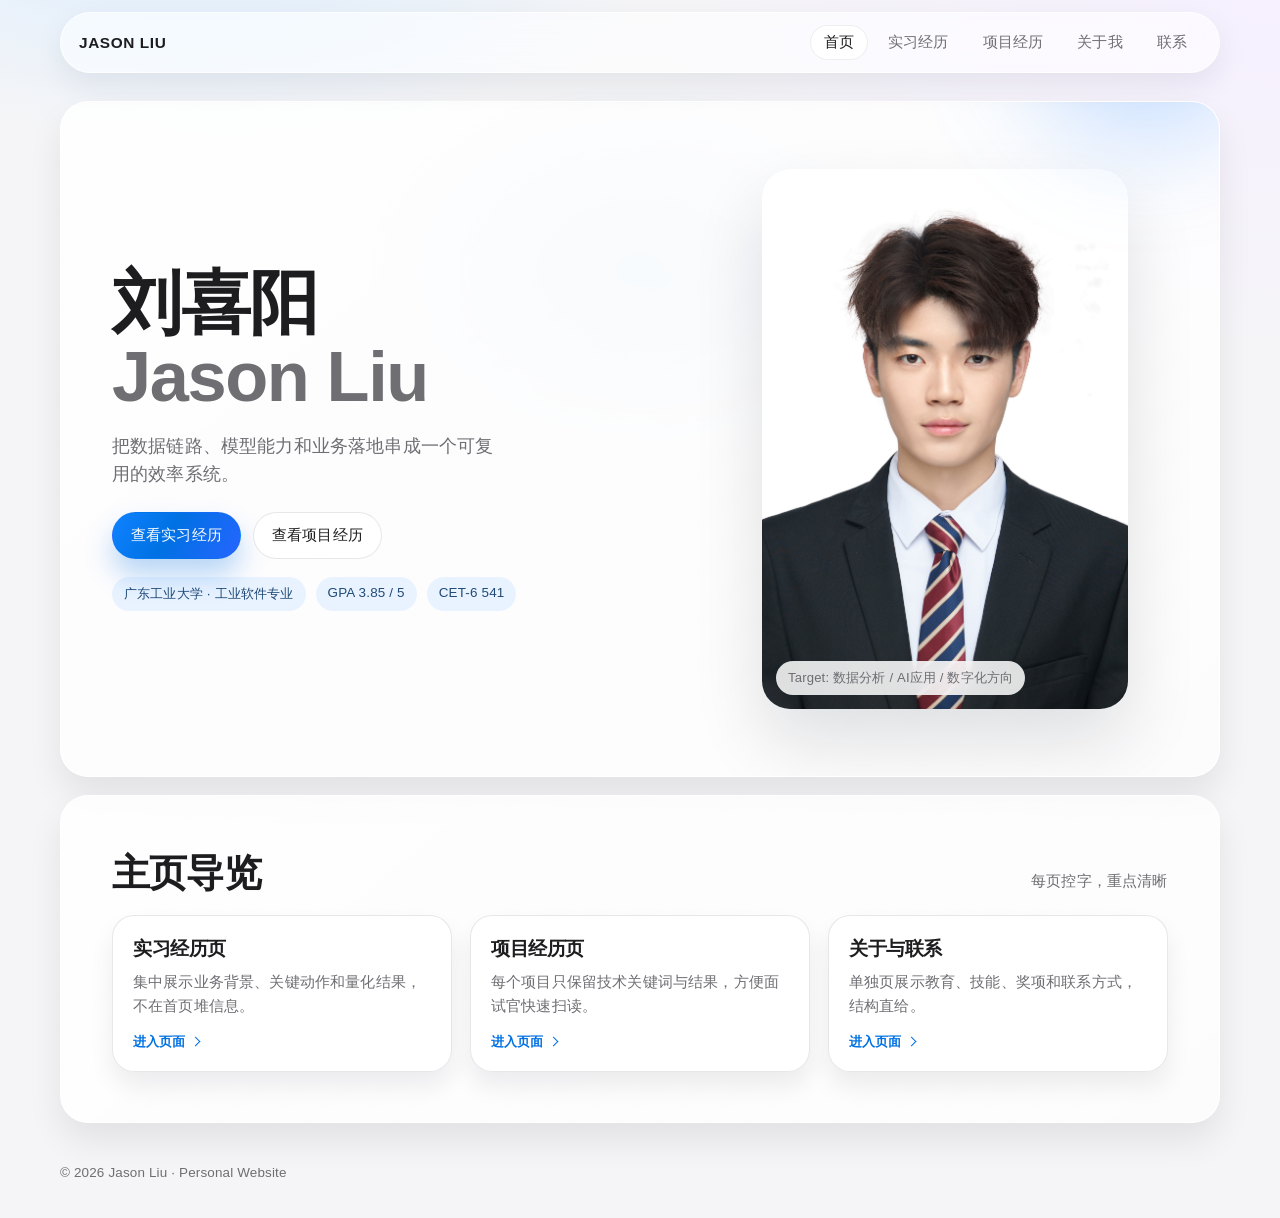
<file: index.html>
<!doctype html>
<html lang="zh-CN">
  <head>
    <meta charset="utf-8" />
    <meta name="viewport" content="width=device-width, initial-scale=1" />
    <title>刘喜阳 | 个人主页</title>
    <meta name="description" content="刘喜阳 Jason Liu 个人主页 - 数据分析与AI应用方向" />
    <link rel="stylesheet" href="./styles.css" />
  </head>
  <body>
    <div class="scroll-progress" aria-hidden="true"></div>
    <header class="site-header">
      <a class="brand" href="./index.html">JASON LIU</a>
      <button class="menu-toggle" aria-expanded="false" aria-controls="site-nav">菜单</button>
      <nav id="site-nav" class="site-nav">
        <a href="./index.html">首页</a>
        <a href="./internship.html">实习经历</a>
        <a href="./projects.html">项目经历</a>
        <a href="./about.html">关于我</a>
        <a href="./contact.html">联系</a>
      </nav>
    </header>

    <main>
      <section class="hero">
        <div class="reveal-card" data-reveal>
          <h1>
            刘喜阳<br />
            <span>Jason Liu</span>
          </h1>
          <p class="lead">把数据链路、模型能力和业务落地串成一个可复用的效率系统。</p>
          <div class="hero-actions">
            <a class="btn primary" href="./internship.html">查看实习经历</a>
            <a class="btn secondary" href="./projects.html">查看项目经历</a>
          </div>
          <div class="quick-points">
            <span>广东工业大学 · 工业软件专业</span>
            <span>GPA 3.85 / 5</span>
            <span>CET-6 541</span>
          </div>
        </div>
        <figure class="hero-media reveal-card tilt-card" data-reveal>
          <img src="./d1d19678adbbcc98fbcbd94c65c5132.jpg" alt="刘喜阳证件照" />
          <figcaption class="badge">Target: 数据分析 / AI应用 / 数字化方向</figcaption>
        </figure>
      </section>

      <section>
        <div class="title-row reveal-card" data-reveal>
          <h2>主页导览</h2>
          <p class="sub">每页控字，重点清晰</p>
        </div>
        <div class="grid three-col">
          <article class="card reveal-card tilt-card" data-reveal>
            <a class="card-link" href="./internship.html">
              <h3>实习经历页</h3>
              <p>集中展示业务背景、关键动作和量化结果，不在首页堆信息。</p>
              <span class="card-jump">进入页面</span>
            </a>
          </article>
          <article class="card reveal-card tilt-card" data-reveal>
            <a class="card-link" href="./projects.html">
              <h3>项目经历页</h3>
              <p>每个项目只保留技术关键词与结果，方便面试官快速扫读。</p>
              <span class="card-jump">进入页面</span>
            </a>
          </article>
          <article class="card reveal-card tilt-card" data-reveal>
            <a class="card-link" href="./about.html">
              <h3>关于与联系</h3>
              <p>单独页展示教育、技能、奖项和联系方式，结构直给。</p>
              <span class="card-jump">进入页面</span>
            </a>
          </article>
        </div>
      </section>
    </main>

    <footer>© 2026 Jason Liu · Personal Website</footer>
    <script src="./script.js"></script>
  </body>
  </html>
</file>
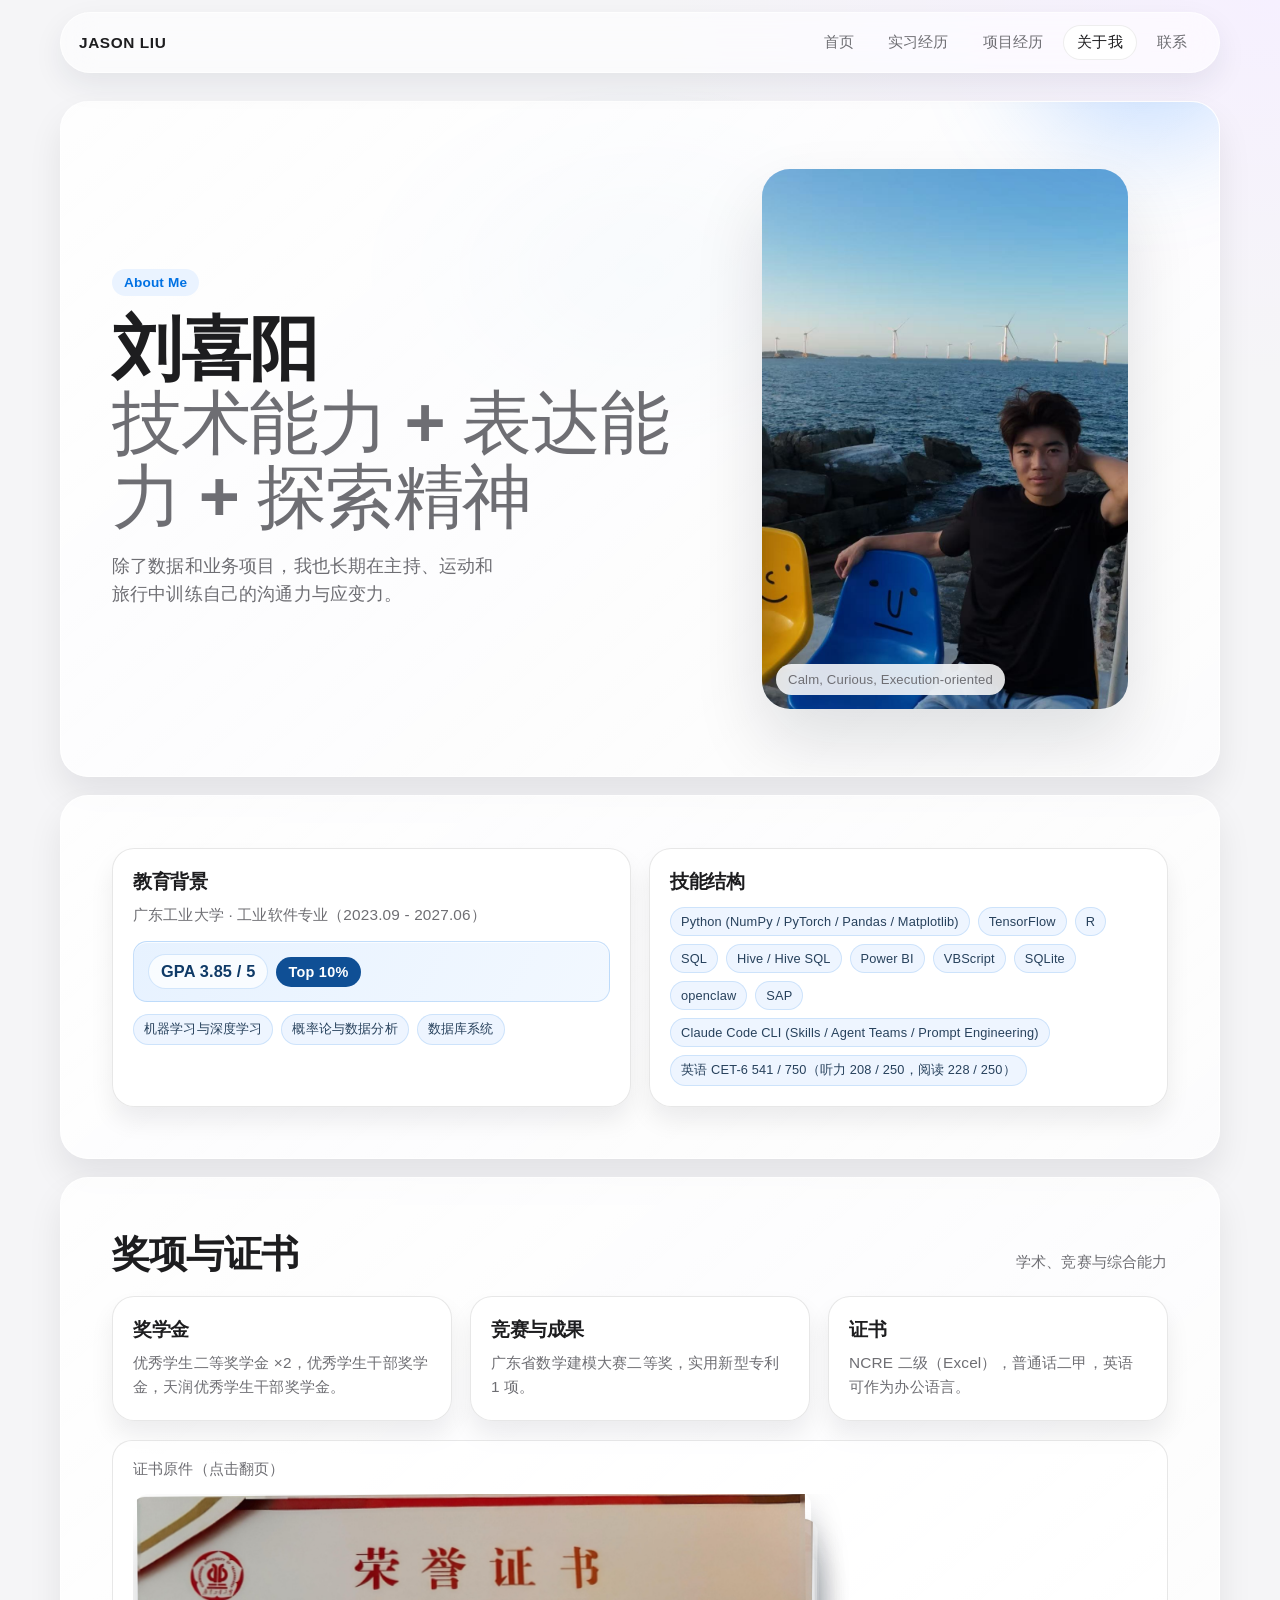
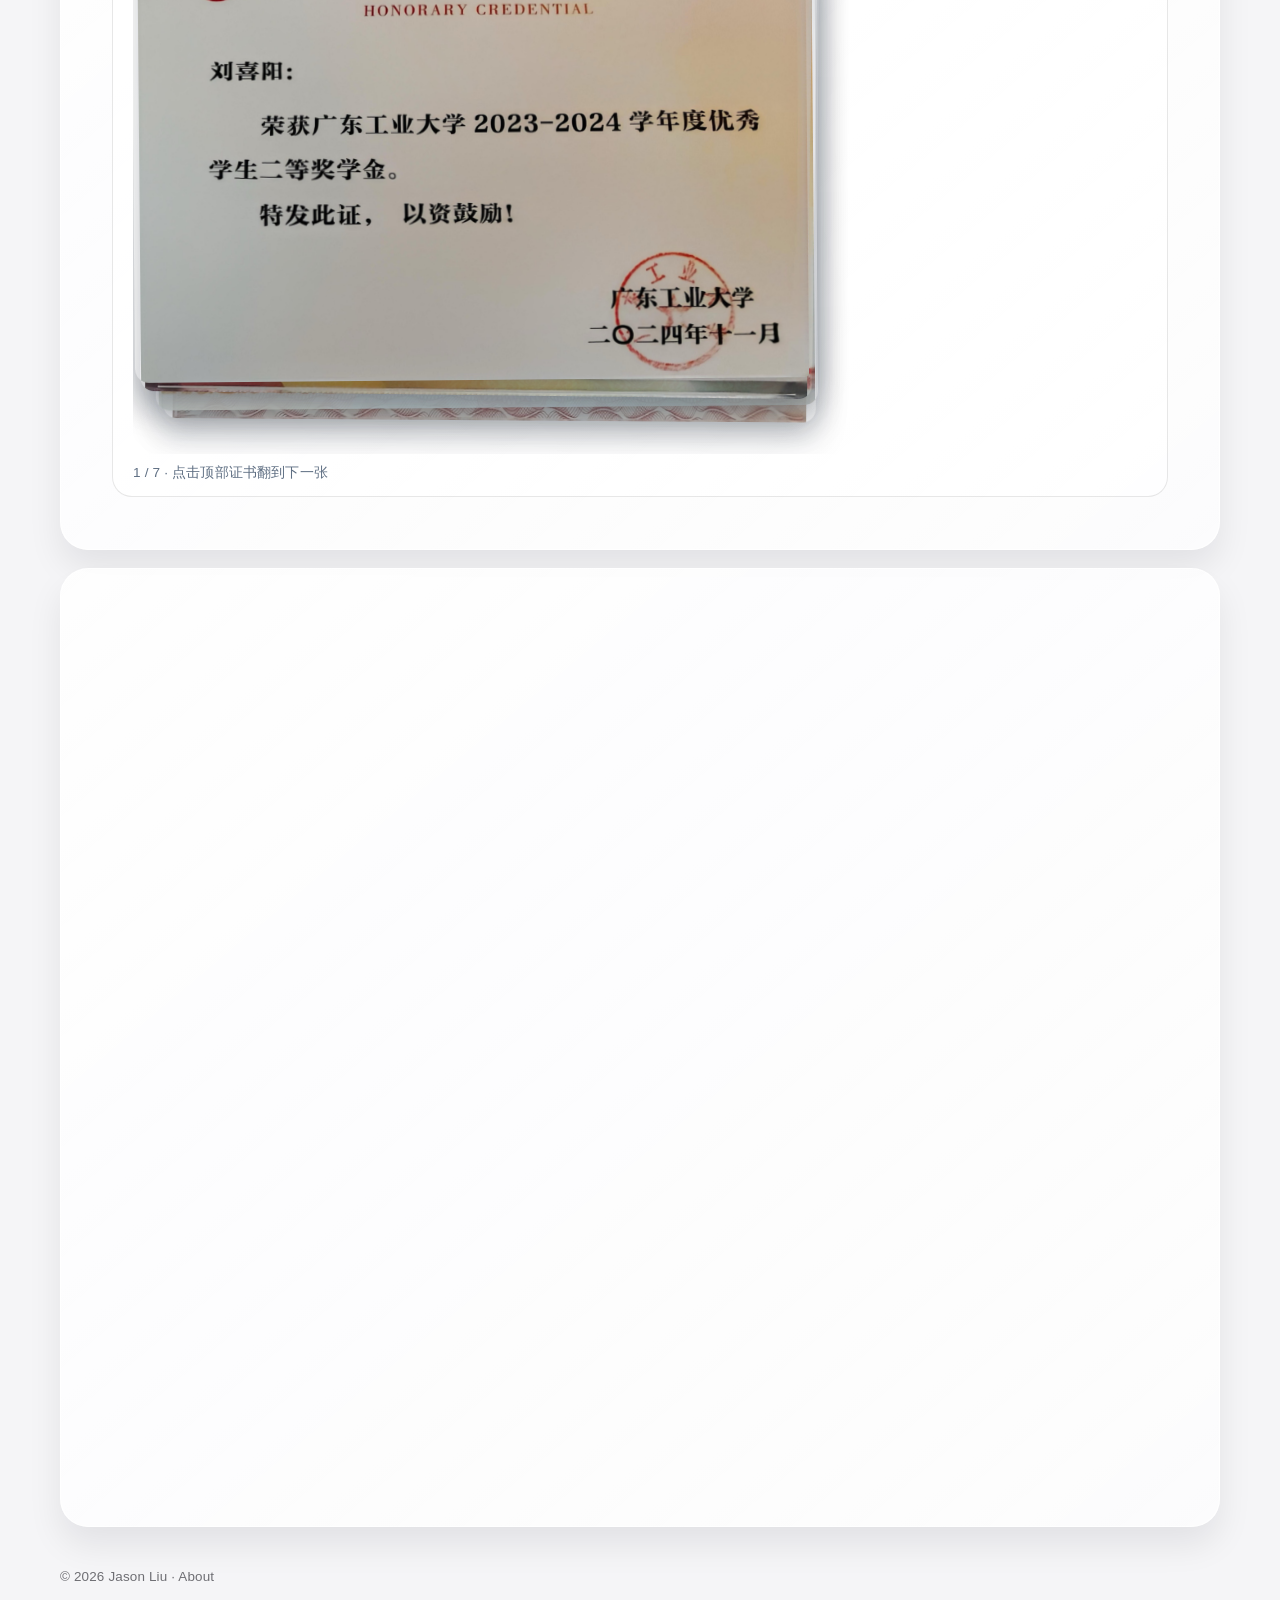
<file: about.html>
<!doctype html>
<html lang="zh-CN">
  <head>
    <meta charset="utf-8" />
    <meta name="viewport" content="width=device-width, initial-scale=1" />
    <title>关于我 | 刘喜阳</title>
    <meta name="description" content="刘喜阳的教育背景、技能结构与探索世界的个人侧面" />
    <link rel="stylesheet" href="./styles.css" />
  </head>
  <body>
    <div class="scroll-progress" aria-hidden="true"></div>
    <header class="site-header">
      <a class="brand" href="./index.html">JASON LIU</a>
      <button class="menu-toggle" aria-expanded="false" aria-controls="site-nav">菜单</button>
      <nav id="site-nav" class="site-nav">
        <a href="./index.html">首页</a>
        <a href="./internship.html">实习经历</a>
        <a href="./projects.html">项目经历</a>
        <a href="./about.html">关于我</a>
        <a href="./contact.html">联系</a>
      </nav>
    </header>

    <main>
      <section class="hero">
        <div class="reveal-card" data-reveal>
          <p class="eyebrow">About Me</p>
          <h1>
            刘喜阳<br />
            <span>技术能力 + 表达能力 + 探索精神</span>
          </h1>
          <p class="lead">除了数据和业务项目，我也长期在主持、运动和旅行中训练自己的沟通力与应变力。</p>
        </div>
        <figure class="hero-media about-hero-media reveal-card" data-reveal>
          <img src="./e623c79ea85104a38cf672f7c418dc00.jpg" alt="刘喜阳海边日常照片" />
          <figcaption class="badge">Calm, Curious, Execution-oriented</figcaption>
        </figure>
      </section>

      <section>
        <div class="grid two-col">
          <article class="card reveal-card tilt-card" data-reveal>
            <h3>教育背景</h3>
            <p>广东工业大学 · 工业软件专业（2023.09 - 2027.06）</p>

            <div class="gpa-spotlight">
              <span class="gpa-pill">GPA 3.85 / 5</span>
              <span class="gpa-top">Top 10%</span>
            </div>

            <div class="chips">
              <span class="chip">机器学习与深度学习</span>
              <span class="chip">概率论与数据分析</span>
              <span class="chip">数据库系统</span>
            </div>
          </article>

          <article class="card reveal-card tilt-card" data-reveal>
            <h3>技能结构</h3>
            <div class="chips">
              <span class="chip">Python (NumPy / PyTorch / Pandas / Matplotlib)</span>
              <span class="chip">TensorFlow</span>
              <span class="chip">R</span>
              <span class="chip">SQL</span>
              <span class="chip">Hive / Hive SQL</span>
              <span class="chip">Power BI</span>
              <span class="chip">VBScript</span>
              <span class="chip">SQLite</span>
              <span class="chip">openclaw</span>
              <span class="chip">SAP</span>
              <span class="chip">Claude Code CLI (Skills / Agent Teams / Prompt Engineering)</span>
              <span class="chip">英语 CET-6 541 / 750（听力 208 / 250，阅读 228 / 250）</span>
            </div>
          </article>
        </div>
      </section>

      <section>
        <div class="title-row reveal-card" data-reveal>
          <h2>奖项与证书</h2>
          <p class="sub">学术、竞赛与综合能力</p>
        </div>
        <div class="grid three-col">
          <article class="card reveal-card tilt-card" data-reveal>
            <h3>奖学金</h3>
            <p>优秀学生二等奖学金 ×2，优秀学生干部奖学金，天润优秀学生干部奖学金。</p>
          </article>
          <article class="card reveal-card tilt-card" data-reveal>
            <h3>竞赛与成果</h3>
            <p>广东省数学建模大赛二等奖，实用新型专利 1 项。</p>
          </article>
          <article class="card reveal-card tilt-card" data-reveal>
            <h3>证书</h3>
            <p>NCRE 二级（Excel），普通话二甲，英语可作为办公语言。</p>
          </article>
        </div>

        <div class="cert-stack-wrap reveal-card" data-reveal>
          <p class="cert-stack-title">证书原件（点击翻页）</p>
          <div class="cert-flip-deck" data-cert-deck>
            <button class="cert-deck-card" type="button" data-src="./f51aa02afc953fbb123a29141ff7ccc.jpg" data-alt="优秀学生二等奖学金证书">
              <img src="./f51aa02afc953fbb123a29141ff7ccc.jpg" alt="优秀学生二等奖学金证书" />
            </button>
            <button class="cert-deck-card" type="button" data-src="./93aca036e75f4346f06e6a641ed27f2.jpg" data-alt="优秀学生干部奖学金证书">
              <img src="./93aca036e75f4346f06e6a641ed27f2.jpg" alt="优秀学生干部奖学金证书" />
            </button>
            <button class="cert-deck-card" type="button" data-src="./0f52e35d7524d39dcbb899295ecbea7.jpg" data-alt="先进个人荣誉证书">
              <img src="./0f52e35d7524d39dcbb899295ecbea7.jpg" alt="先进个人荣誉证书" />
            </button>
            <button class="cert-deck-card" type="button" data-src="./fe24aac85f3664ef8595c67bc39421b.jpg" data-alt="优秀志愿者荣誉证书">
              <img src="./fe24aac85f3664ef8595c67bc39421b.jpg" alt="优秀志愿者荣誉证书" />
            </button>
            <button class="cert-deck-card" type="button" data-src="./d443db5d-6b10-4e35-a1e7-ef3b2b7556d9.png" data-alt="全国计算机二级证书">
              <img src="./d443db5d-6b10-4e35-a1e7-ef3b2b7556d9.png" alt="全国计算机二级证书" />
            </button>
            <button class="cert-deck-card" type="button" data-src="./cert_preview_cet6.png" data-alt="CET-6 成绩单">
              <img src="./cert_preview_cet6.png" alt="CET-6 成绩单" />
            </button>
            <button class="cert-deck-card" type="button" data-src="./cert_preview_mathmodel.png" data-alt="数模竞赛证书">
              <img src="./cert_preview_mathmodel.png" alt="数模竞赛证书" />
            </button>
          </div>
          <p class="cert-stack-hint"><span data-cert-index>1</span> / <span data-cert-total>0</span> · 点击顶部证书翻到下一张</p>
        </div>
      </section>

      <section>
        <div class="title-row reveal-card" data-reveal>
          <h2>探索与爱好</h2>
          <p class="sub">主持 · 滑雪 · 潜水 · 独立出国旅行</p>
        </div>
        <div class="hobby-stage">
          <article class="hobby-tile hobby-feature reveal-card tilt-card" data-reveal>
            <img src="./f717a973981c69ac26e47833f081db99.jpg" alt="活动主持与舞台照片" />
            <div class="hobby-overlay">
              <p class="hobby-tag">Host</p>
              <h3>主持</h3>
              <p>负责现场节奏与协同，保持清晰表达和临场应变。</p>
            </div>
          </article>
          <article class="hobby-tile hobby-sport reveal-card tilt-card" data-reveal>
            <img src="./24c8393384b7e34d94af483503d2358a.jpg" alt="滑雪照片" />
            <div class="hobby-overlay">
              <p class="hobby-tag">Sport</p>
              <h3>滑雪</h3>
              <p>在动态环境中快速判断并调整动作。</p>
            </div>
          </article>
          <article class="hobby-tile hobby-dive reveal-card tilt-card" data-reveal>
            <img src="./936e5fef3b767915440b49e840a2b5e4.jpg" alt="潜水探索照片" />
            <div class="hobby-overlay">
              <p class="hobby-tag">Dive</p>
              <h3>潜水</h3>
              <p>在陌生水域保持专注与安全意识。</p>
            </div>
          </article>
          <article class="hobby-tile hobby-wide reveal-card tilt-card" data-reveal>
            <img src="./f8c6b702a87ec02341f7c60ca64ace27.jpg" alt="精灵坠崖合照" />
            <div class="hobby-overlay">
              <p class="hobby-tag">Solo Travel</p>
              <h3>独立出国旅行</h3>
              <p>独立完成行程规划、跨文化沟通与风险管理。</p>
            </div>
          </article>
        </div>
      </section>
    </main>

    <footer>© 2026 Jason Liu · About</footer>
    <script src="./script.js"></script>
  </body>
</html>
</file>
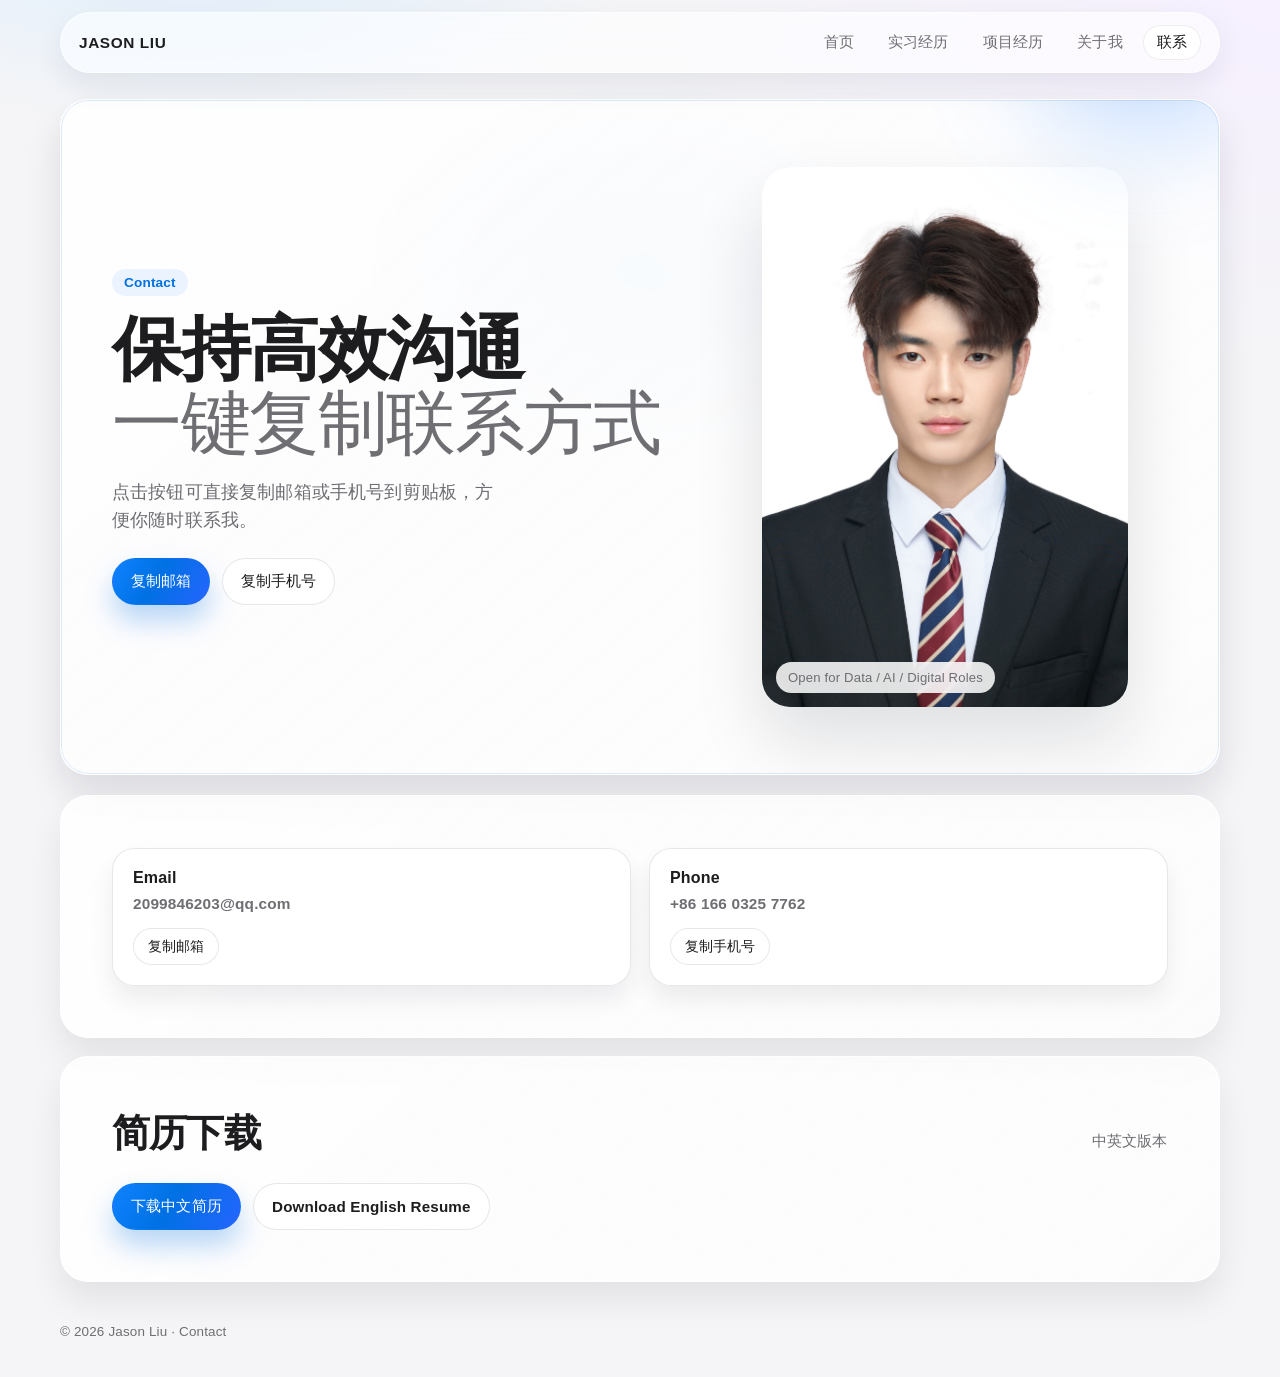
<file: contact.html>
<!doctype html>
<html lang="zh-CN">
  <head>
    <meta charset="utf-8" />
    <meta name="viewport" content="width=device-width, initial-scale=1" />
    <title>联系 | 刘喜阳</title>
    <meta name="description" content="联系刘喜阳：复制邮箱、复制手机号、简历下载" />
    <link rel="stylesheet" href="./styles.css" />
  </head>
  <body>
    <div class="scroll-progress" aria-hidden="true"></div>
    <header class="site-header">
      <a class="brand" href="./index.html">JASON LIU</a>
      <button class="menu-toggle" aria-expanded="false" aria-controls="site-nav">菜单</button>
      <nav id="site-nav" class="site-nav">
        <a href="./index.html">首页</a>
        <a href="./internship.html">实习经历</a>
        <a href="./projects.html">项目经历</a>
        <a href="./about.html">关于我</a>
        <a href="./contact.html">联系</a>
      </nav>
    </header>

    <main>
      <section class="hero">
        <div class="reveal-card" data-reveal>
          <p class="eyebrow">Contact</p>
          <h1>
            保持高效沟通<br />
            <span>一键复制联系方式</span>
          </h1>
          <p class="lead">点击按钮可直接复制邮箱或手机号到剪贴板，方便你随时联系我。</p>
          <div class="hero-actions">
            <button class="btn primary copy-btn" type="button" data-copy-text="2099846203@qq.com" data-copy-label="复制邮箱">
              复制邮箱
            </button>
            <button class="btn secondary copy-btn" type="button" data-copy-text="+8616603257762" data-copy-label="复制手机号">
              复制手机号
            </button>
          </div>
        </div>
        <figure class="hero-media reveal-card tilt-card" data-reveal>
          <img src="./d1d19678adbbcc98fbcbd94c65c5132.jpg" alt="刘喜阳头像" />
          <figcaption class="badge">Open for Data / AI / Digital Roles</figcaption>
        </figure>
      </section>

      <section>
        <div class="grid two-col">
          <article class="card contact-card reveal-card tilt-card" data-reveal>
            <strong>Email</strong>
            <p class="contact-value">2099846203@qq.com</p>
            <div class="contact-actions">
              <button class="btn secondary copy-btn copy-compact" type="button" data-copy-text="2099846203@qq.com" data-copy-label="复制邮箱">
                复制邮箱
              </button>
            </div>
          </article>

          <article class="card contact-card reveal-card tilt-card" data-reveal>
            <strong>Phone</strong>
            <p class="contact-value">+86 166 0325 7762</p>
            <div class="contact-actions">
              <button class="btn secondary copy-btn copy-compact" type="button" data-copy-text="+8616603257762" data-copy-label="复制手机号">
                复制手机号
              </button>
            </div>
          </article>
        </div>
      </section>

      <section>
        <div class="title-row reveal-card" data-reveal>
          <h2>简历下载</h2>
          <p class="sub">中英文版本</p>
        </div>
        <div class="hero-actions">
          <a class="btn primary reveal-card" data-reveal href="./刘喜阳 简历.pdf" download>下载中文简历</a>
          <a class="btn secondary reveal-card" data-reveal href="./Jason Liu Resume.pdf" download>Download English Resume</a>
        </div>
      </section>
    </main>

    <footer>© 2026 Jason Liu · Contact</footer>
    <script src="./script.js"></script>
  </body>
</html>
</file>
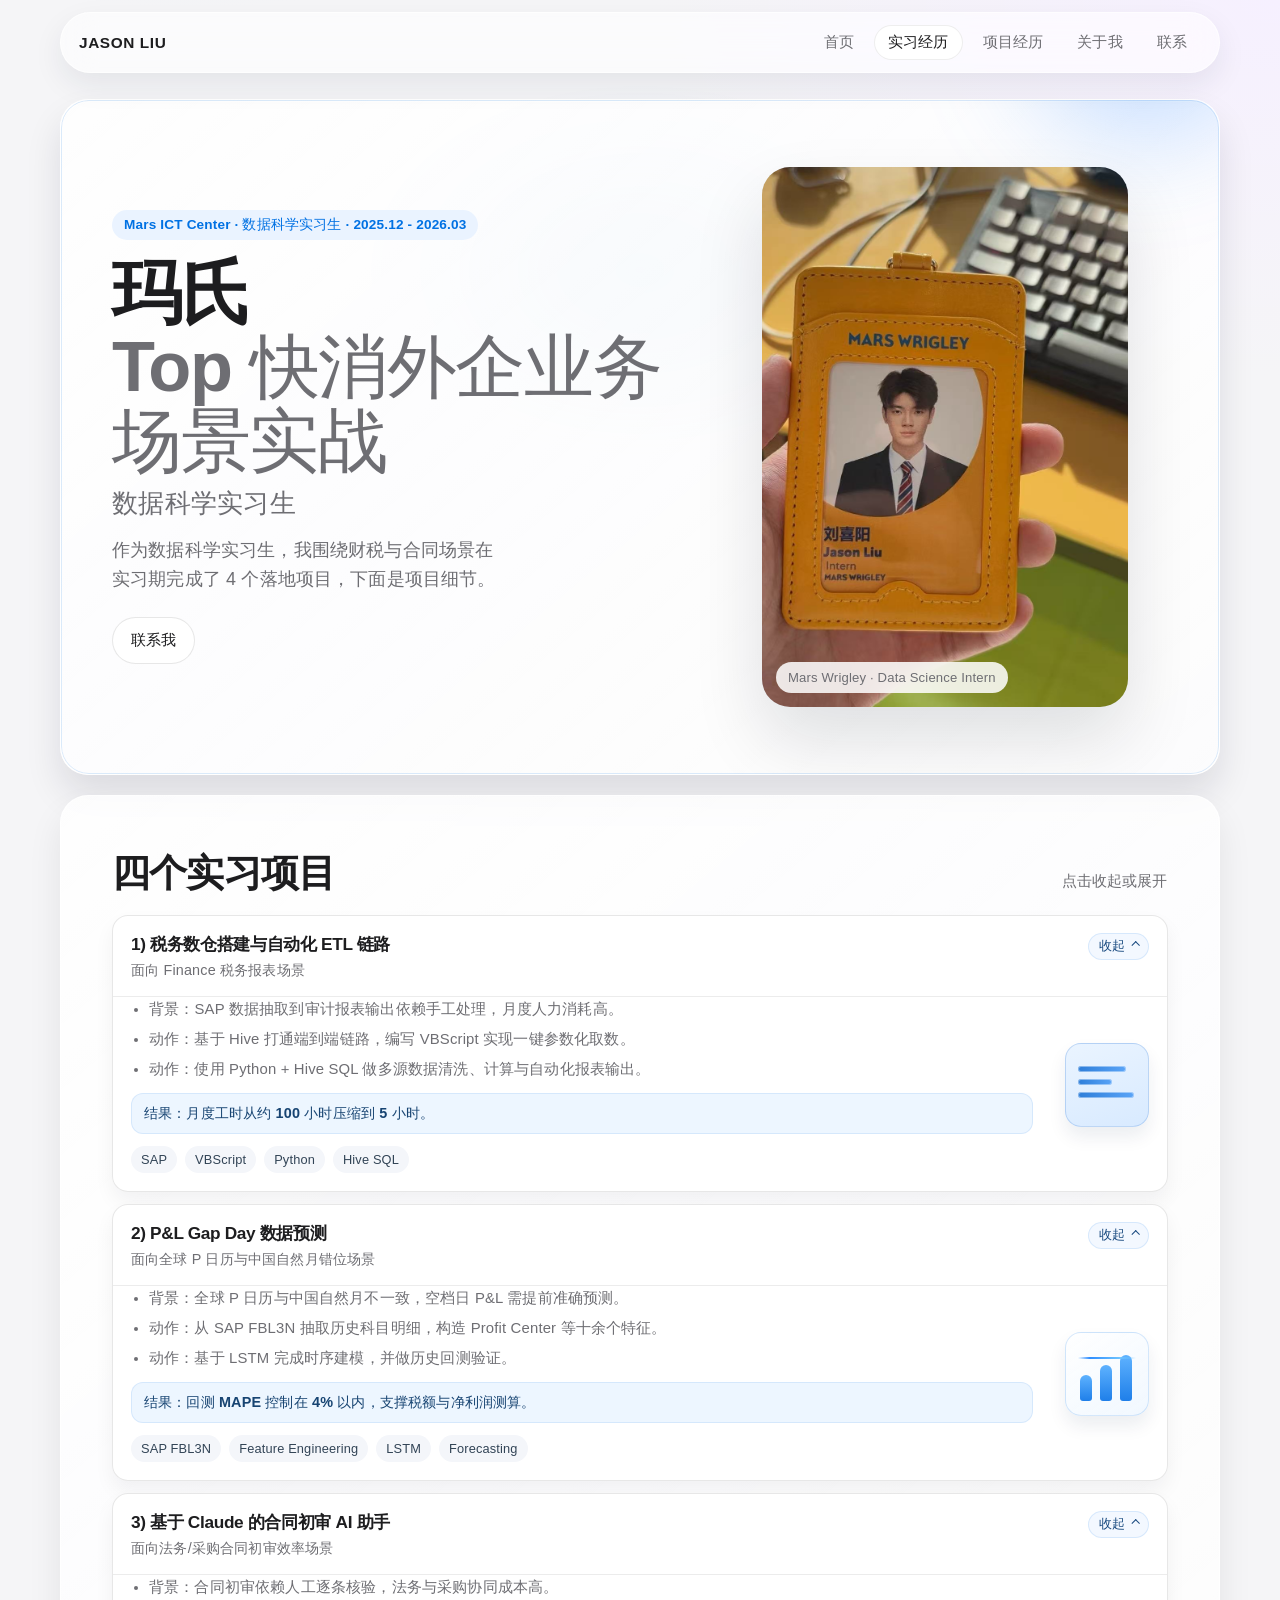
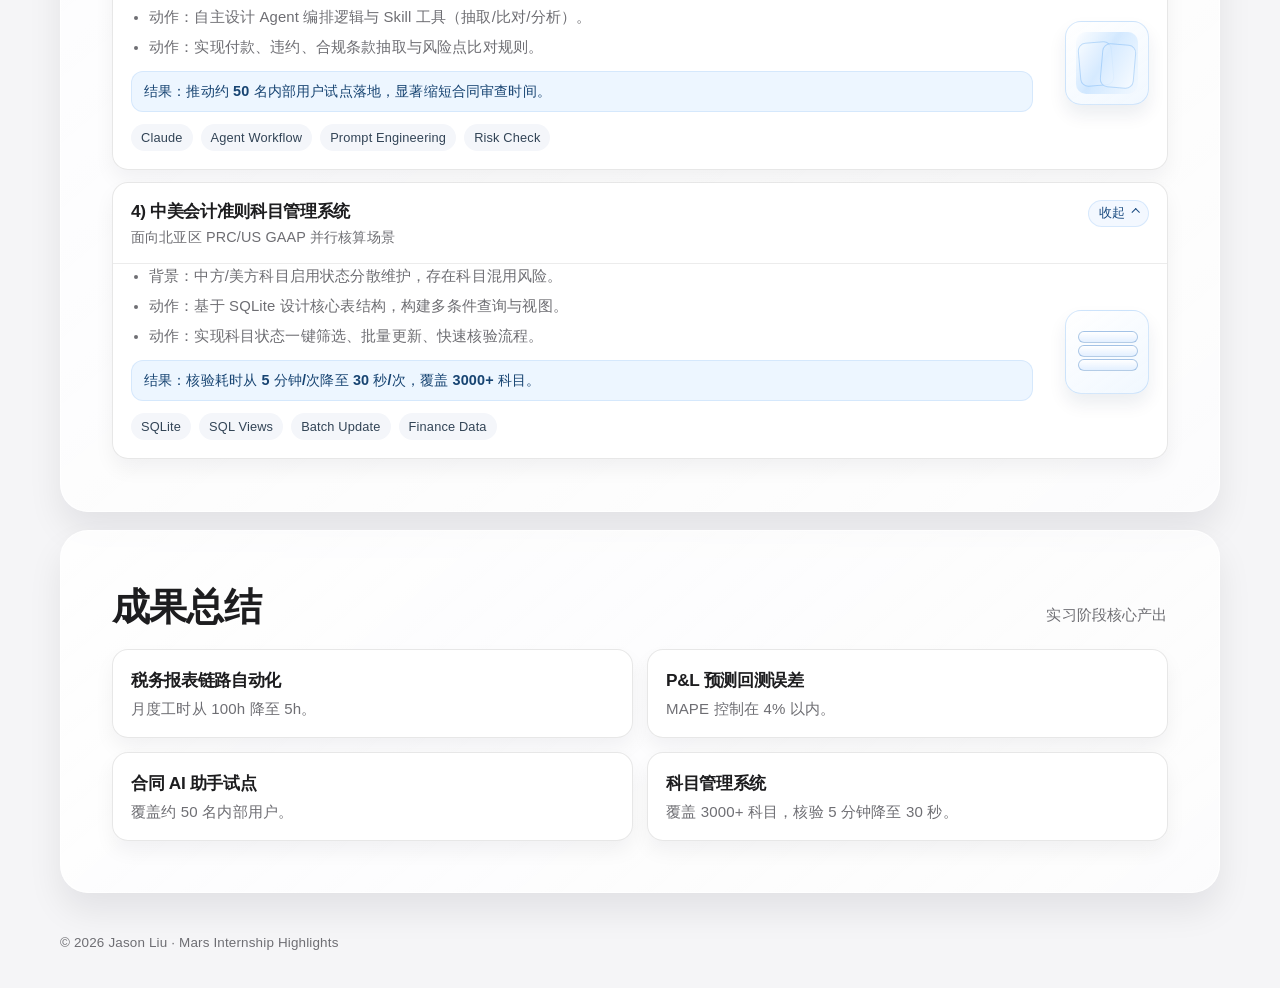
<file: internship.html>
<!doctype html>
<html lang="zh-CN">
  <head>
    <meta charset="utf-8" />
    <meta name="viewport" content="width=device-width, initial-scale=1" />
    <title>玛氏 | 刘喜阳</title>
    <meta name="description" content="刘喜阳在玛氏ICT中心的实习项目与成果总结" />
    <link rel="stylesheet" href="./styles.css" />
  </head>
  <body>
    <div class="scroll-progress" aria-hidden="true"></div>
    <header class="site-header">
      <a class="brand" href="./index.html">JASON LIU</a>
      <button class="menu-toggle" aria-expanded="false" aria-controls="site-nav">菜单</button>
      <nav id="site-nav" class="site-nav">
        <a href="./index.html">首页</a>
        <a href="./internship.html">实习经历</a>
        <a href="./projects.html">项目经历</a>
        <a href="./about.html">关于我</a>
        <a href="./contact.html">联系</a>
      </nav>
    </header>

    <main>
      <section class="hero">
        <div class="reveal-card" data-reveal>
          <p class="eyebrow">Mars ICT Center · 数据科学实习生 · 2025.12 - 2026.03</p>
          <h1>
            玛氏<br />
            <span>Top 快消外企业务场景实战</span>
            <span class="hero-role">数据科学实习生</span>
          </h1>
          <p class="lead">作为数据科学实习生，我围绕财税与合同场景在实习期完成了 4 个落地项目，下面是项目细节。</p>
          <div class="hero-actions">
            <a class="btn secondary" href="./contact.html">联系我</a>
          </div>
        </div>
        <figure class="hero-media reveal-card" data-reveal>
          <img class="parallax-media" data-parallax src="./ab163280b59db12b64477a5902b5c2df.jpg" alt="玛氏实习证件与工作场景" />
          <figcaption class="badge">Mars Wrigley · Data Science Intern</figcaption>
        </figure>
      </section>

      <section>
        <div class="title-row reveal-card" data-reveal>
          <h2>四个实习项目</h2>
          <p class="sub">点击收起或展开</p>
        </div>

        <div class="detail-list">
          <details class="detail-card reveal-card" data-reveal open>
            <summary>
              <div class="detail-head">
                <h3>1) 税务数仓搭建与自动化 ETL 链路</h3>
                <p>面向 Finance 税务报表场景</p>
              </div>
              <span class="detail-switch" aria-hidden="true"></span>
            </summary>
            <div class="detail-body">
              <div class="micro-cue cue-etl" aria-hidden="true">
                <span></span>
                <span></span>
                <span></span>
              </div>
              <ul class="bullet-list">
                <li>背景：SAP 数据抽取到审计报表输出依赖手工处理，月度人力消耗高。</li>
                <li>动作：基于 Hive 打通端到端链路，编写 VBScript 实现一键参数化取数。</li>
                <li>动作：使用 Python + Hive SQL 做多源数据清洗、计算与自动化报表输出。</li>
              </ul>
              <p class="project-result">结果：月度工时从约 100 小时压缩到 5 小时。</p>
              <div class="stack-row">
                <span>SAP</span>
                <span>VBScript</span>
                <span>Python</span>
                <span>Hive SQL</span>
              </div>
            </div>
          </details>

          <details class="detail-card reveal-card" data-reveal open>
            <summary>
              <div class="detail-head">
                <h3>2) P&L Gap Day 数据预测</h3>
                <p>面向全球 P 日历与中国自然月错位场景</p>
              </div>
              <span class="detail-switch" aria-hidden="true"></span>
            </summary>
            <div class="detail-body">
              <div class="micro-cue cue-forecast" aria-hidden="true">
                <span></span>
                <span></span>
                <span></span>
              </div>
              <ul class="bullet-list">
                <li>背景：全球 P 日历与中国自然月不一致，空档日 P&L 需提前准确预测。</li>
                <li>动作：从 SAP FBL3N 抽取历史科目明细，构造 Profit Center 等十余个特征。</li>
                <li>动作：基于 LSTM 完成时序建模，并做历史回测验证。</li>
              </ul>
              <p class="project-result">结果：回测 MAPE 控制在 4% 以内，支撑税额与净利润测算。</p>
              <div class="stack-row">
                <span>SAP FBL3N</span>
                <span>Feature Engineering</span>
                <span>LSTM</span>
                <span>Forecasting</span>
              </div>
            </div>
          </details>

          <details class="detail-card reveal-card" data-reveal open>
            <summary>
              <div class="detail-head">
                <h3>3) 基于 Claude 的合同初审 AI 助手</h3>
                <p>面向法务/采购合同初审效率场景</p>
              </div>
              <span class="detail-switch" aria-hidden="true"></span>
            </summary>
            <div class="detail-body">
              <div class="micro-cue cue-ai" aria-hidden="true">
                <span></span>
                <span></span>
              </div>
              <ul class="bullet-list">
                <li>背景：合同初审依赖人工逐条核验，法务与采购协同成本高。</li>
                <li>动作：自主设计 Agent 编排逻辑与 Skill 工具（抽取/比对/分析）。</li>
                <li>动作：实现付款、违约、合规条款抽取与风险点比对规则。</li>
              </ul>
              <p class="project-result">结果：推动约 50 名内部用户试点落地，显著缩短合同审查时间。</p>
              <div class="stack-row">
                <span>Claude</span>
                <span>Agent Workflow</span>
                <span>Prompt Engineering</span>
                <span>Risk Check</span>
              </div>
            </div>
          </details>

          <details class="detail-card reveal-card" data-reveal open>
            <summary>
              <div class="detail-head">
                <h3>4) 中美会计准则科目管理系统</h3>
                <p>面向北亚区 PRC/US GAAP 并行核算场景</p>
              </div>
              <span class="detail-switch" aria-hidden="true"></span>
            </summary>
            <div class="detail-body">
              <div class="micro-cue cue-db" aria-hidden="true">
                <span></span>
                <span></span>
                <span></span>
              </div>
              <ul class="bullet-list">
                <li>背景：中方/美方科目启用状态分散维护，存在科目混用风险。</li>
                <li>动作：基于 SQLite 设计核心表结构，构建多条件查询与视图。</li>
                <li>动作：实现科目状态一键筛选、批量更新、快速核验流程。</li>
              </ul>
              <p class="project-result">结果：核验耗时从 5 分钟/次降至 30 秒/次，覆盖 3000+ 科目。</p>
              <div class="stack-row">
                <span>SQLite</span>
                <span>SQL Views</span>
                <span>Batch Update</span>
                <span>Finance Data</span>
              </div>
            </div>
          </details>
        </div>
      </section>

      <section>
        <div class="title-row reveal-card" data-reveal>
          <h2>成果总结</h2>
          <p class="sub">实习阶段核心产出</p>
        </div>
        <div class="summary-grid">
          <article class="summary-item reveal-card tilt-card" data-reveal>
            <h3>税务报表链路自动化</h3>
            <p>月度工时从 100h 降至 5h。</p>
          </article>
          <article class="summary-item reveal-card tilt-card" data-reveal>
            <h3>P&L 预测回测误差</h3>
            <p>MAPE 控制在 4% 以内。</p>
          </article>
          <article class="summary-item reveal-card tilt-card" data-reveal>
            <h3>合同 AI 助手试点</h3>
            <p>覆盖约 50 名内部用户。</p>
          </article>
          <article class="summary-item reveal-card tilt-card" data-reveal>
            <h3>科目管理系统</h3>
            <p>覆盖 3000+ 科目，核验 5 分钟降至 30 秒。</p>
          </article>
        </div>
      </section>
    </main>

    <footer>© 2026 Jason Liu · Mars Internship Highlights</footer>
    <script src="./script.js"></script>
  </body>
</html>
</file>
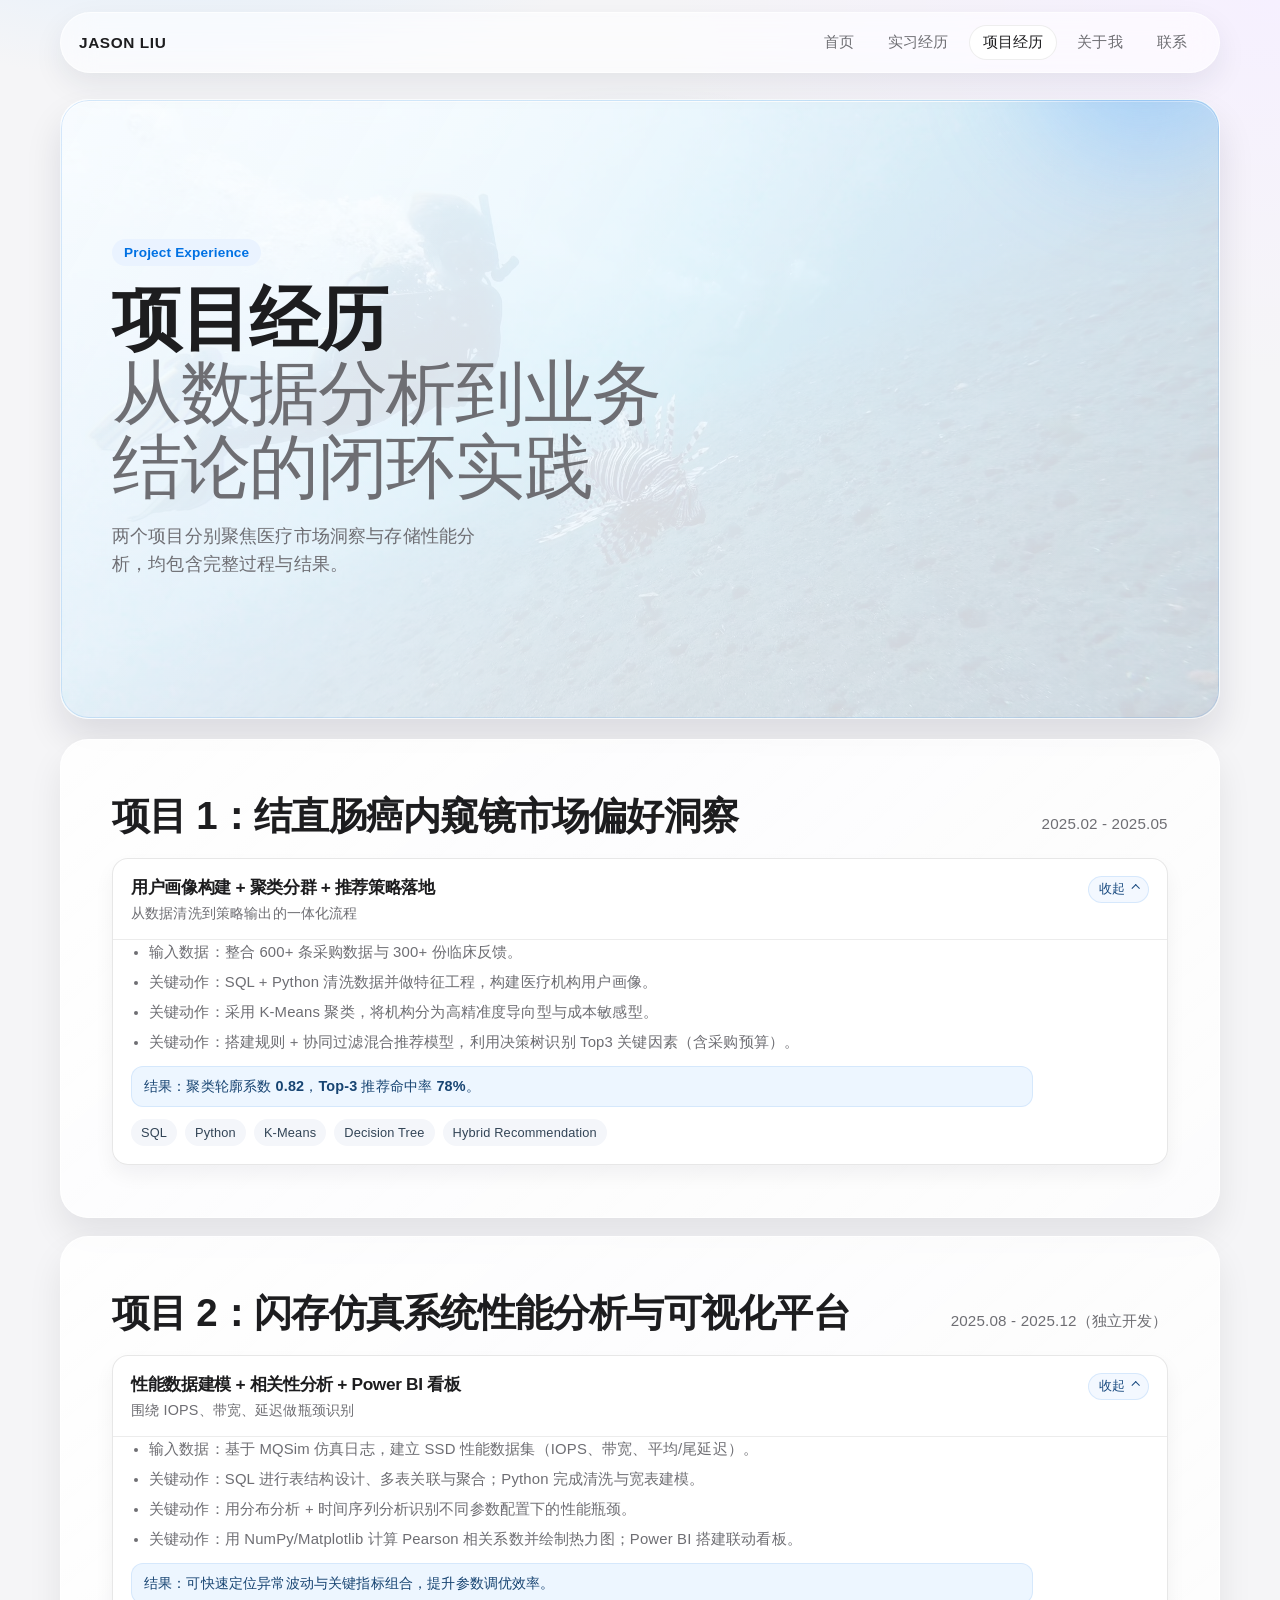
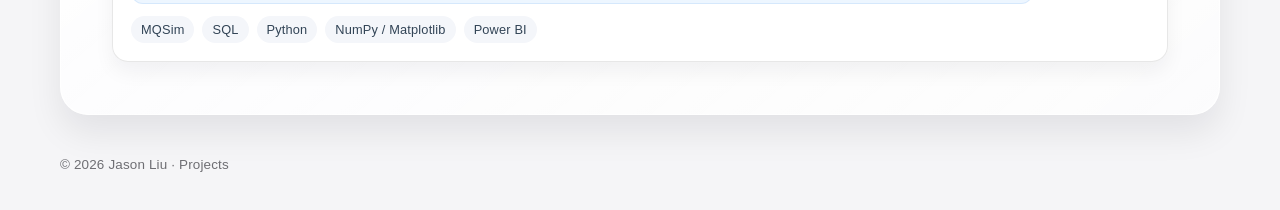
<file: projects.html>
<!doctype html>
<html lang="zh-CN">
  <head>
    <meta charset="utf-8" />
    <meta name="viewport" content="width=device-width, initial-scale=1" />
    <title>项目经历 | 刘喜阳</title>
    <meta name="description" content="刘喜阳项目经历：市场偏好洞察与闪存性能分析平台" />
    <link rel="stylesheet" href="./styles.css" />
  </head>
  <body>
    <div class="scroll-progress" aria-hidden="true"></div>
    <header class="site-header">
      <a class="brand" href="./index.html">JASON LIU</a>
      <button class="menu-toggle" aria-expanded="false" aria-controls="site-nav">菜单</button>
      <nav id="site-nav" class="site-nav">
        <a href="./index.html">首页</a>
        <a href="./internship.html">实习经历</a>
        <a href="./projects.html">项目经历</a>
        <a href="./about.html">关于我</a>
        <a href="./contact.html">联系</a>
      </nav>
    </header>

    <main>
      <section class="hero project-hero">
        <div class="reveal-card" data-reveal>
          <p class="eyebrow">Project Experience</p>
          <h1>
            项目经历<br />
            <span>从数据分析到业务结论的闭环实践</span>
          </h1>
          <p class="lead">两个项目分别聚焦医疗市场洞察与存储性能分析，均包含完整过程与结果。</p>
        </div>
      </section>

      <section>
        <div class="title-row reveal-card" data-reveal>
          <h2>项目 1：结直肠癌内窥镜市场偏好洞察</h2>
          <p class="sub">2025.02 - 2025.05</p>
        </div>

        <details class="detail-card reveal-card" data-reveal open>
          <summary>
            <div class="detail-head">
              <h3>用户画像构建 + 聚类分群 + 推荐策略落地</h3>
              <p>从数据清洗到策略输出的一体化流程</p>
            </div>
            <span class="detail-switch" aria-hidden="true"></span>
          </summary>
          <div class="detail-body">
            <ul class="bullet-list">
              <li>输入数据：整合 600+ 条采购数据与 300+ 份临床反馈。</li>
              <li>关键动作：SQL + Python 清洗数据并做特征工程，构建医疗机构用户画像。</li>
              <li>关键动作：采用 K-Means 聚类，将机构分为高精准度导向型与成本敏感型。</li>
              <li>关键动作：搭建规则 + 协同过滤混合推荐模型，利用决策树识别 Top3 关键因素（含采购预算）。</li>
            </ul>
            <p class="project-result">结果：聚类轮廓系数 0.82，Top-3 推荐命中率 78%。</p>
            <div class="stack-row">
              <span>SQL</span>
              <span>Python</span>
              <span>K-Means</span>
              <span>Decision Tree</span>
              <span>Hybrid Recommendation</span>
            </div>
          </div>
        </details>
      </section>

      <section>
        <div class="title-row reveal-card" data-reveal>
          <h2>项目 2：闪存仿真系统性能分析与可视化平台</h2>
          <p class="sub">2025.08 - 2025.12（独立开发）</p>
        </div>

        <details class="detail-card reveal-card" data-reveal open>
          <summary>
            <div class="detail-head">
              <h3>性能数据建模 + 相关性分析 + Power BI 看板</h3>
              <p>围绕 IOPS、带宽、延迟做瓶颈识别</p>
            </div>
            <span class="detail-switch" aria-hidden="true"></span>
          </summary>
          <div class="detail-body">
            <ul class="bullet-list">
              <li>输入数据：基于 MQSim 仿真日志，建立 SSD 性能数据集（IOPS、带宽、平均/尾延迟）。</li>
              <li>关键动作：SQL 进行表结构设计、多表关联与聚合；Python 完成清洗与宽表建模。</li>
              <li>关键动作：用分布分析 + 时间序列分析识别不同参数配置下的性能瓶颈。</li>
              <li>关键动作：用 NumPy/Matplotlib 计算 Pearson 相关系数并绘制热力图；Power BI 搭建联动看板。</li>
            </ul>
            <p class="project-result">结果：可快速定位异常波动与关键指标组合，提升参数调优效率。</p>
            <div class="stack-row">
              <span>MQSim</span>
              <span>SQL</span>
              <span>Python</span>
              <span>NumPy / Matplotlib</span>
              <span>Power BI</span>
            </div>
          </div>
        </details>
      </section>
    </main>

    <footer>© 2026 Jason Liu · Projects</footer>
    <script src="./script.js"></script>
  </body>
</html>
</file>
<file: styles.css>
:root {
  --bg: #f5f5f7;
  --bg-alt: #ffffff;
  --text: #1d1d1f;
  --muted: #6e6e73;
  --accent: #0071e3;
  --accent-soft: #eaf3ff;
  --surface: rgba(255, 255, 255, 0.76);
  --surface-solid: #ffffff;
  --border: rgba(20, 20, 20, 0.1);
  --radius-xl: 28px;
  --radius-lg: 22px;
  --radius-md: 16px;
  --shadow-lg: 0 34px 70px rgba(10, 15, 30, 0.12);
  --shadow-md: 0 18px 34px rgba(10, 15, 30, 0.08);
  --mouse-x: 50vw;
  --mouse-y: 30vh;
  --max-width: 1160px;
}

*,
*::before,
*::after {
  box-sizing: border-box;
}

html {
  scroll-behavior: smooth;
}

body {
  margin: 0;
  color: var(--text);
  background:
    radial-gradient(720px 380px at 15% -10%, #d8ecff 0%, transparent 70%),
    radial-gradient(900px 540px at 100% 0%, #f6f0ff 0%, transparent 70%),
    var(--bg);
  font-family: "SF Pro Display", "SF Pro Text", "PingFang SC", "Helvetica Neue", "Segoe UI", sans-serif;
  letter-spacing: 0.01em;
  min-height: 100vh;
}

body::before {
  content: "";
  position: fixed;
  inset: 0;
  z-index: -1;
  pointer-events: none;
  background: radial-gradient(380px 260px at var(--mouse-x) var(--mouse-y), rgba(0, 113, 227, 0.11) 0%, transparent 72%);
}

a {
  color: inherit;
  text-decoration: none;
}

img {
  max-width: 100%;
  display: block;
}

.scroll-progress {
  position: fixed;
  top: 0;
  left: 0;
  width: 100%;
  height: 3px;
  transform-origin: 0 50%;
  transform: scaleX(0);
  background: linear-gradient(90deg, #8bc6ff 0%, #0071e3 60%, #3455ff 100%);
  z-index: 120;
}

.site-header {
  position: sticky;
  top: 10px;
  z-index: 100;
  margin: 12px auto 0;
  width: min(calc(100% - 24px), var(--max-width));
  display: flex;
  align-items: center;
  justify-content: space-between;
  padding: 12px 18px;
  border: 1px solid rgba(255, 255, 255, 0.65);
  border-radius: 999px;
  background: rgba(255, 255, 255, 0.58);
  backdrop-filter: saturate(180%) blur(16px);
  box-shadow: 0 12px 30px rgba(30, 40, 60, 0.08);
  transition: padding 0.28s ease, box-shadow 0.28s ease, background-color 0.28s ease, transform 0.28s ease;
}

.site-header.is-compact {
  padding: 9px 14px;
  transform: translateY(-1px);
  background: rgba(255, 255, 255, 0.74);
  box-shadow: 0 8px 22px rgba(30, 40, 60, 0.1);
}

.brand {
  font-weight: 640;
  font-size: 0.96rem;
  letter-spacing: 0.04em;
}

.site-nav {
  display: flex;
  align-items: center;
  gap: 6px;
}

.site-nav a {
  padding: 8px 14px;
  border-radius: 999px;
  color: var(--muted);
  font-size: 0.92rem;
  transition: background-color 0.24s ease, color 0.24s ease, transform 0.24s ease;
}

.site-nav a:hover {
  transform: translateY(-1px);
  color: var(--text);
  background: rgba(255, 255, 255, 0.82);
}

.site-nav a[aria-current="page"] {
  color: var(--text);
  background: rgba(255, 255, 255, 0.95);
  box-shadow: inset 0 0 0 1px rgba(20, 20, 20, 0.07);
}

.menu-toggle {
  display: none;
  appearance: none;
  border: 1px solid var(--border);
  background: var(--surface-solid);
  border-radius: 999px;
  padding: 7px 12px;
  color: var(--text);
  font-size: 0.9rem;
}

main {
  width: min(calc(100% - 28px), var(--max-width));
  margin: 28px auto 42px;
  transition: opacity 0.34s ease, transform 0.34s ease;
}

body.is-leaving main {
  opacity: 0;
  transform: translateY(14px);
}

section {
  margin: 18px 0;
  padding: clamp(26px, 4vw, 52px);
  border-radius: var(--radius-xl);
  border: 1px solid rgba(255, 255, 255, 0.75);
  background: linear-gradient(140deg, rgba(255, 255, 255, 0.86) 0%, rgba(255, 255, 255, 0.72) 100%);
  box-shadow: var(--shadow-md);
  position: relative;
  transition: transform 0.42s ease, box-shadow 0.42s ease, border-color 0.42s ease;
}

section::before {
  content: "";
  position: absolute;
  inset: 0;
  border-radius: inherit;
  border: 1px solid transparent;
  pointer-events: none;
  transition: border-color 0.42s ease, box-shadow 0.42s ease;
}

section.section-active {
  transform: translateY(-2px);
  box-shadow: 0 20px 36px rgba(14, 22, 42, 0.11);
}

section.section-active::before {
  border-color: rgba(0, 113, 227, 0.14);
  box-shadow: inset 0 1px 0 rgba(255, 255, 255, 0.85);
}

.hero {
  display: grid;
  grid-template-columns: 1.12fr 0.88fr;
  gap: clamp(18px, 3.4vw, 42px);
  align-items: center;
  min-height: clamp(420px, 70vh, 620px);
  overflow: hidden;
  position: relative;
}

.hero::after {
  content: "";
  position: absolute;
  inset: -40% -10% auto auto;
  width: 380px;
  height: 380px;
  border-radius: 50%;
  filter: blur(40px);
  background: radial-gradient(circle at 50% 50%, rgba(72, 156, 255, 0.42), transparent 65%);
  pointer-events: none;
}

.eyebrow {
  display: inline-flex;
  align-items: center;
  gap: 8px;
  margin: 0 0 16px;
  padding: 6px 12px;
  border-radius: 999px;
  background: var(--accent-soft);
  color: var(--accent);
  font-weight: 560;
  font-size: 0.85rem;
}

h1,
h2,
h3 {
  margin: 0;
  letter-spacing: -0.02em;
}

h1 {
  font-size: clamp(2rem, 6vw, 4.4rem);
  line-height: 1.05;
}

h1 span {
  color: var(--muted);
  font-weight: 550;
}

h1 .hero-role {
  display: block;
  margin-top: 10px;
  font-size: clamp(1.15rem, 2vw, 1.85rem);
  line-height: 1.2;
  letter-spacing: 0.01em;
}

.lead {
  margin: 18px 0 0;
  color: var(--muted);
  font-size: clamp(1rem, 1.4vw, 1.2rem);
  line-height: 1.58;
  max-width: 40ch;
}

.hero-actions {
  margin-top: 24px;
  display: flex;
  flex-wrap: wrap;
  gap: 12px;
}

.btn {
  position: relative;
  display: inline-flex;
  align-items: center;
  justify-content: center;
  gap: 8px;
  padding: 12px 18px;
  border-radius: 999px;
  border: 1px solid transparent;
  font-size: 0.95rem;
  font-weight: 560;
  transition: transform 0.22s ease, box-shadow 0.28s ease, background-color 0.24s ease, color 0.24s ease;
  will-change: transform;
}

.btn.primary {
  color: #fff;
  background: linear-gradient(120deg, #0f82ff 0%, #0071e3 45%, #2665ff 100%);
  box-shadow: 0 16px 28px rgba(0, 113, 227, 0.28);
}

.btn.secondary {
  color: var(--text);
  border-color: var(--border);
  background: rgba(255, 255, 255, 0.85);
}

.btn:hover {
  transform: translateY(-2px);
}

.btn:active {
  transform: translateY(0);
}

.hero-media {
  position: relative;
  border-radius: var(--radius-xl);
  overflow: hidden;
  box-shadow: var(--shadow-lg);
  background: #dfe8f3;
}

.hero-media img {
  width: 100%;
  height: clamp(320px, 50vw, 540px);
  object-fit: cover;
}

.about-hero-media img {
  object-position: center center;
}

.badge {
  position: absolute;
  left: 14px;
  bottom: 14px;
  padding: 8px 12px;
  border-radius: 999px;
  background: rgba(255, 255, 255, 0.86);
  backdrop-filter: blur(10px);
  font-size: 0.82rem;
  color: var(--muted);
}

.grid {
  display: grid;
  gap: clamp(12px, 1.8vw, 18px);
}

.two-col {
  grid-template-columns: repeat(2, minmax(0, 1fr));
}

.three-col {
  grid-template-columns: repeat(3, minmax(0, 1fr));
}

.card {
  border-radius: var(--radius-lg);
  border: 1px solid var(--border);
  background: var(--surface);
  box-shadow: 0 14px 24px rgba(16, 18, 30, 0.07);
  padding: 20px;
}

.card h3 {
  font-size: 1.18rem;
  margin-bottom: 8px;
}

.card p {
  margin: 0;
  color: var(--muted);
  line-height: 1.58;
  font-size: 0.96rem;
}

.card-link {
  display: flex;
  flex-direction: column;
  min-height: 100%;
  color: inherit;
}

.card-jump {
  margin-top: 14px;
  display: inline-flex;
  align-items: center;
  gap: 6px;
  font-size: 0.84rem;
  font-weight: 600;
  color: var(--accent);
  transition: transform 0.22s ease;
}

.card-jump::after {
  content: "";
  width: 7px;
  height: 7px;
  border-top: 1.8px solid currentColor;
  border-right: 1.8px solid currentColor;
  transform: rotate(45deg);
}

.card-link:hover .card-jump {
  transform: translateX(2px);
}

.card-image {
  width: 100%;
  height: 220px;
  border-radius: 14px;
  object-fit: cover;
  margin-bottom: 12px;
  box-shadow: 0 10px 18px rgba(16, 18, 30, 0.08);
}

.hobby-stage {
  display: grid;
  grid-template-columns: repeat(12, minmax(0, 1fr));
  grid-template-rows: repeat(2, minmax(220px, auto));
  gap: 16px;
}

.hobby-tile {
  position: relative;
  border-radius: 24px;
  overflow: hidden;
  border: 1px solid rgba(255, 255, 255, 0.58);
  box-shadow: 0 20px 36px rgba(12, 24, 44, 0.14);
  background: #c9d7e7;
  min-height: 220px;
}

.hobby-feature {
  grid-column: 1 / span 4;
  grid-row: 1 / span 2;
  min-height: 456px;
}

.hobby-sport {
  grid-column: 5 / span 4;
  grid-row: 1;
}

.hobby-dive {
  grid-column: 9 / span 4;
  grid-row: 1;
}

.hobby-wide {
  grid-column: 5 / span 8;
  grid-row: 2;
}

.hobby-tile img {
  width: 100%;
  height: 100%;
  object-fit: cover;
  transform: scale(1.02);
  transition: transform 0.5s ease, filter 0.5s ease;
}

.hobby-feature img {
  object-fit: contain;
  background: #151b24;
  transform: none;
}

.hobby-feature:hover img {
  transform: none;
  filter: none;
}

.hobby-tile::after {
  content: "";
  position: absolute;
  inset: 0;
  background: linear-gradient(180deg, rgba(8, 14, 28, 0.08) 18%, rgba(8, 14, 28, 0.72) 100%);
}

.hobby-overlay {
  position: absolute;
  left: 18px;
  right: 18px;
  bottom: 18px;
  z-index: 1;
  color: #f5f7fa;
}

.hobby-tag {
  margin: 0 0 8px;
  display: inline-flex;
  padding: 6px 10px;
  border-radius: 999px;
  border: 1px solid rgba(255, 255, 255, 0.28);
  background: rgba(255, 255, 255, 0.16);
  backdrop-filter: blur(8px);
  font-size: 0.78rem;
  letter-spacing: 0.05em;
}

.hobby-overlay h3 {
  margin: 0;
  font-size: clamp(1.2rem, 2.2vw, 1.72rem);
  line-height: 1.2;
}

.hobby-overlay p {
  margin: 8px 0 0;
  font-size: 0.93rem;
  line-height: 1.45;
  color: rgba(245, 247, 250, 0.92);
  max-width: 34ch;
}

.hobby-tile:hover img {
  transform: scale(1.04);
  filter: saturate(1.08);
}

.chips {
  margin-top: 12px;
  display: flex;
  flex-wrap: wrap;
  gap: 8px;
}

.chip {
  padding: 6px 10px;
  border-radius: 999px;
  font-size: 0.8rem;
  color: #27415c;
  background: #eef5ff;
  border: 1px solid rgba(0, 113, 227, 0.14);
}

.gpa-spotlight {
  margin-top: 14px;
  padding: 12px 14px;
  border-radius: 14px;
  background: linear-gradient(120deg, #e7f2ff 0%, #f2f8ff 100%);
  border: 1px solid rgba(0, 113, 227, 0.18);
  box-shadow: inset 0 1px 0 rgba(255, 255, 255, 0.75);
  display: flex;
  flex-wrap: wrap;
  align-items: center;
  gap: 8px;
}

.gpa-pill {
  display: inline-flex;
  align-items: center;
  padding: 7px 12px;
  border-radius: 999px;
  background: rgba(255, 255, 255, 0.72);
  border: 1px solid rgba(0, 113, 227, 0.16);
  font-size: 1.02rem;
  font-weight: 700;
  color: #0f3a67;
}

.gpa-top {
  display: inline-flex;
  align-items: center;
  padding: 7px 12px;
  border-radius: 999px;
  background: #0f4f95;
  color: #ffffff;
  font-size: 0.9rem;
  font-weight: 650;
  letter-spacing: 0.02em;
}

.title-row {
  display: flex;
  justify-content: space-between;
  align-items: baseline;
  gap: 14px;
  margin-bottom: 16px;
}

.title-row h2 {
  font-size: clamp(1.6rem, 3.2vw, 2.4rem);
}

.title-row .sub {
  margin: 0;
  color: var(--muted);
  font-size: 0.95rem;
}

.metric-card {
  padding: 20px;
}

.metric-label {
  margin: 0;
  color: var(--muted);
  font-size: 0.9rem;
}

.metric-value {
  margin-top: 8px;
  font-size: clamp(1.6rem, 3.6vw, 2.4rem);
  font-weight: 650;
  letter-spacing: -0.02em;
}

.summary-grid {
  display: grid;
  gap: 14px;
  grid-template-columns: repeat(2, minmax(0, 1fr));
}

.summary-item {
  border: 1px solid var(--border);
  border-radius: var(--radius-md);
  background: rgba(255, 255, 255, 0.9);
  padding: 18px;
  box-shadow: 0 10px 20px rgba(16, 18, 30, 0.05);
}

.summary-item h3 {
  margin: 0;
  font-size: 1.08rem;
}

.summary-item p {
  margin: 8px 0 0;
  color: var(--muted);
  font-size: 0.94rem;
}

.story-list {
  display: grid;
  gap: 12px;
}

.story-item {
  padding: 16px 18px;
  border-radius: var(--radius-md);
  border: 1px solid var(--border);
  background: rgba(255, 255, 255, 0.85);
}

.story-item h3 {
  font-size: 1.05rem;
  margin-bottom: 6px;
}

.story-item p {
  margin: 0;
  color: var(--muted);
  font-size: 0.92rem;
}

.detail-list {
  display: grid;
  gap: 12px;
}

.detail-card {
  border: 1px solid var(--border);
  border-radius: var(--radius-md);
  background: rgba(255, 255, 255, 0.88);
  box-shadow: 0 10px 20px rgba(16, 18, 30, 0.05);
  overflow: clip;
  transition: transform 0.28s ease, box-shadow 0.28s ease, border-color 0.28s ease;
}

.detail-card:hover {
  transform: translateY(-2px);
  border-color: rgba(0, 113, 227, 0.18);
  box-shadow: 0 16px 28px rgba(16, 18, 30, 0.09);
}

.detail-card > summary {
  list-style: none;
  cursor: pointer;
  padding: 16px 18px;
  display: flex;
  align-items: flex-start;
  justify-content: space-between;
  gap: 14px;
}

.detail-card > summary::-webkit-details-marker {
  display: none;
}

.detail-head h3 {
  margin: 0;
  font-size: 1.08rem;
}

.detail-head p {
  margin: 5px 0 0;
  color: var(--muted);
  font-size: 0.9rem;
}

.detail-switch {
  flex-shrink: 0;
  display: inline-flex;
  align-items: center;
  gap: 6px;
  margin-top: 1px;
  padding: 6px 10px;
  border-radius: 999px;
  background: #f3f8ff;
  border: 1px solid rgba(0, 113, 227, 0.12);
  color: #1a4b80;
  font-size: 0.8rem;
  line-height: 1;
}

.detail-card[open] .detail-switch::before {
  content: "收起";
}

.detail-card:not([open]) .detail-switch::before {
  content: "展开";
}

.detail-switch::after {
  content: "";
  width: 6px;
  height: 6px;
  border-right: 1.8px solid currentColor;
  border-bottom: 1.8px solid currentColor;
  transform: rotate(45deg) translateY(-1px);
  transition: transform 0.24s ease;
}

.detail-card[open] .detail-switch::after {
  transform: rotate(225deg) translateY(1px);
}

.detail-body {
  padding: 0 18px 18px;
  border-top: 1px solid rgba(20, 20, 20, 0.08);
  display: grid;
  grid-template-columns: minmax(0, 1fr) 104px;
  column-gap: 16px;
  gap: 12px;
}

.detail-body > .bullet-list,
.detail-body > .project-result,
.detail-body > .stack-row {
  grid-column: 1;
}

.detail-body > .micro-cue {
  grid-column: 2;
  grid-row: 1 / span 3;
  align-self: center;
  justify-self: end;
}

.bullet-list {
  margin: 0;
  padding-left: 18px;
  color: var(--muted);
  font-size: 0.93rem;
  line-height: 1.62;
}

.bullet-list li + li {
  margin-top: 6px;
}

.project-result {
  margin: 0;
  padding: 10px 12px;
  border-radius: 12px;
  background: #edf6ff;
  border: 1px solid rgba(0, 113, 227, 0.1);
  color: #174472;
  font-size: 0.9rem;
  font-weight: 560;
}

.stack-row {
  display: flex;
  flex-wrap: wrap;
  gap: 8px;
}

.stack-row span {
  padding: 6px 10px;
  border-radius: 999px;
  font-size: 0.8rem;
  background: #f4f6fa;
  color: #324456;
}

.micro-cue {
  width: 84px;
  height: 84px;
  border-radius: 16px;
  border: 1px solid rgba(0, 113, 227, 0.16);
  background: linear-gradient(145deg, rgba(255, 255, 255, 0.92), rgba(239, 247, 255, 0.88));
  box-shadow: 0 10px 18px rgba(17, 38, 77, 0.08);
  position: relative;
  overflow: hidden;
}

.micro-cue span {
  position: absolute;
  display: block;
}

.cue-etl {
  background: linear-gradient(160deg, #eaf4ff 0%, #d8eaff 100%);
  border-color: rgba(66, 131, 214, 0.26);
}

.cue-etl span {
  left: 12px;
  height: 6px;
  border-radius: 999px;
  background: linear-gradient(90deg, #2e7ed9 0%, #5aa4f7 100%);
  box-shadow: 0 0 0 1px rgba(255, 255, 255, 0.42) inset;
  transform-origin: left center;
  animation: etlFlow 2.6s ease-in-out infinite;
}

.cue-etl span:nth-child(1) {
  top: 22px;
  width: 48px;
}

.cue-etl span:nth-child(2) {
  top: 35px;
  width: 34px;
  animation-delay: 0.35s;
}

.cue-etl span:nth-child(3) {
  top: 48px;
  width: 56px;
  animation-delay: 0.7s;
}

.cue-forecast span {
  bottom: 14px;
  width: 12px;
  border-radius: 6px 6px 3px 3px;
  background: linear-gradient(180deg, #5eb2ff 0%, #1f7fe9 100%);
  transform-origin: 50% 100%;
  animation: barRise 2.8s ease-in-out infinite;
}

.cue-forecast span:nth-child(1) {
  left: 14px;
  height: 26px;
}

.cue-forecast span:nth-child(2) {
  left: 34px;
  height: 36px;
  animation-delay: 0.25s;
}

.cue-forecast span:nth-child(3) {
  left: 54px;
  height: 46px;
  animation-delay: 0.5s;
}

.cue-forecast::after {
  content: "";
  position: absolute;
  left: 12px;
  right: 12px;
  top: 24px;
  height: 2px;
  background: linear-gradient(90deg, transparent 0%, #2f8eff 20%, #6ac1ff 70%, transparent 100%);
  transform-origin: left center;
  animation: trendSweep 3s ease-in-out infinite;
}

.cue-ai span {
  width: 34px;
  height: 44px;
  border-radius: 8px;
  background: rgba(255, 255, 255, 0.82);
  border: 1px solid rgba(0, 113, 227, 0.22);
}

.cue-ai span:nth-child(1) {
  left: 13px;
  top: 20px;
  transform: rotate(-5deg);
}

.cue-ai span:nth-child(2) {
  right: 13px;
  bottom: 16px;
  transform: rotate(5deg);
}

.cue-ai::after {
  content: "";
  position: absolute;
  inset: 10px;
  border-radius: 10px;
  background: linear-gradient(120deg, transparent 0%, rgba(35, 144, 255, 0.18) 45%, transparent 100%);
  animation: scanMove 2.8s linear infinite;
}

.cue-db span {
  left: 12px;
  width: 60px;
  height: 12px;
  border-radius: 999px;
  border: 1px solid rgba(41, 109, 183, 0.35);
  background: linear-gradient(180deg, rgba(255, 255, 255, 0.96), rgba(225, 238, 255, 0.9));
  animation: dbPulse 2.4s ease-in-out infinite;
}

.cue-db span:nth-child(1) {
  top: 20px;
}

.cue-db span:nth-child(2) {
  top: 34px;
  animation-delay: 0.25s;
}

.cue-db span:nth-child(3) {
  top: 48px;
  animation-delay: 0.5s;
}

@keyframes etlFlow {
  0%,
  100% {
    transform: scaleX(0.55);
    opacity: 0.55;
  }
  50% {
    transform: scaleX(1);
    opacity: 1;
  }
}

@keyframes barRise {
  0%,
  100% {
    transform: scaleY(0.72);
    opacity: 0.72;
  }
  50% {
    transform: scaleY(1.06);
    opacity: 1;
  }
}

@keyframes trendSweep {
  0%,
  100% {
    transform: scaleX(0.55) translateX(-8px);
    opacity: 0.55;
  }
  50% {
    transform: scaleX(1) translateX(0);
    opacity: 0.95;
  }
}

@keyframes scanMove {
  0% {
    transform: translateX(-26px);
    opacity: 0;
  }
  20% {
    opacity: 0.8;
  }
  80% {
    opacity: 0.8;
  }
  100% {
    transform: translateX(26px);
    opacity: 0;
  }
}

@keyframes dbPulse {
  0%,
  100% {
    transform: translateY(0);
    opacity: 0.68;
  }
  50% {
    transform: translateY(-1px);
    opacity: 1;
  }
}

.project-hero {
  background:
    linear-gradient(120deg, rgba(250, 253, 255, 0.92), rgba(243, 248, 255, 0.84)),
    url("./936e5fef3b767915440b49e840a2b5e4.jpg") center / cover;
}

.project-card {
  overflow: hidden;
}

.project-card .result {
  margin-top: 14px;
  padding: 10px 12px;
  border-radius: 12px;
  background: #f2f8ff;
  color: #12395f;
  font-weight: 560;
  font-size: 0.88rem;
  line-height: 1.45;
}

.mini-gallery {
  display: grid;
  grid-template-columns: repeat(3, minmax(0, 1fr));
  gap: 12px;
}

.mini-gallery img {
  width: 100%;
  height: 200px;
  border-radius: var(--radius-md);
  object-fit: cover;
  box-shadow: var(--shadow-md);
}

.contact-card strong {
  display: block;
  margin-bottom: 5px;
  font-size: 1rem;
}

.contact-card a {
  color: var(--accent);
  font-weight: 560;
}

.contact-value {
  margin: 0;
  color: var(--text);
  font-size: 1rem;
  font-weight: 620;
  letter-spacing: 0.01em;
}

.contact-actions {
  margin-top: 12px;
  display: flex;
  gap: 10px;
  flex-wrap: wrap;
}

.copy-btn.copy-compact {
  padding: 8px 14px;
  font-size: 0.88rem;
}

.copy-btn.is-copied {
  color: #ffffff;
  background: #1f7a3d;
  border-color: #1f7a3d;
  box-shadow: 0 12px 24px rgba(31, 122, 61, 0.24);
}

.copy-btn.is-error {
  color: #ffffff;
  background: #972d2d;
  border-color: #972d2d;
  box-shadow: 0 12px 24px rgba(151, 45, 45, 0.24);
}

.cert-stack-wrap {
  margin-top: 20px;
  padding: 18px 20px 14px;
  border-radius: 20px;
  border: 1px solid var(--border);
  background: rgba(255, 255, 255, 0.7);
}

.cert-stack-title {
  margin: 0 0 14px;
  font-size: 0.95rem;
  color: var(--muted);
}

.cert-flip-deck {
  position: relative;
  height: 560px;
  max-width: 820px;
  overflow: hidden;
  border-radius: 16px;
}

.cert-deck-card {
  position: absolute;
  left: 0;
  top: 0;
  width: min(680px, 92%);
  aspect-ratio: 1.4 / 1;
  height: auto;
  display: flex;
  margin: 0;
  padding: 0;
  cursor: pointer;
  background: transparent;
  border-radius: 14px;
  overflow: hidden;
  border: none;
  box-shadow: 0 18px 32px rgba(10, 18, 34, 0.22);
  transition: transform 0.35s ease, box-shadow 0.35s ease, opacity 0.35s ease;
  will-change: transform;
}

.cert-deck-card:focus-visible {
  outline: 2px solid #2f8eff;
  outline-offset: 2px;
}

.cert-deck-card img {
  width: 100%;
  height: 100%;
  object-fit: contain;
  background: transparent;
}

.cert-deck-card.is-top {
  z-index: 5;
  opacity: 1;
  transform: translate(0, 0) rotate(-0.5deg) scale(1);
}

.cert-deck-card.is-top:hover {
  transform: translate(0, -3px) rotate(-0.3deg) scale(1.006);
  box-shadow: 0 20px 36px rgba(10, 18, 34, 0.26);
}

.cert-deck-card.is-peek-1 {
  z-index: 4;
  opacity: 0.94;
  transform: translate(6px, 18px) rotate(0.7deg) scale(0.988);
  pointer-events: none;
}

.cert-deck-card.is-peek-2 {
  z-index: 3;
  opacity: 0.86;
  transform: translate(12px, 34px) rotate(-0.5deg) scale(0.974);
  pointer-events: none;
}

.cert-deck-card.is-peek-3 {
  z-index: 2;
  opacity: 0.76;
  transform: translate(18px, 50px) rotate(0.4deg) scale(0.96);
  pointer-events: none;
}

.cert-deck-card.is-hidden {
  z-index: 1;
  opacity: 0;
  transform: translate(24px, 62px) scale(0.946);
  pointer-events: none;
}

.cert-stack-hint {
  margin: 10px 0 0;
  color: #5f6f83;
  font-size: 0.85rem;
}

.quick-points {
  margin-top: 18px;
  display: flex;
  flex-wrap: wrap;
  gap: 10px;
}

.quick-points span {
  border-radius: 999px;
  padding: 8px 12px;
  font-size: 0.84rem;
  color: #204a77;
  background: #e9f3ff;
}

footer {
  width: min(calc(100% - 32px), var(--max-width));
  margin: 18px auto 38px;
  color: var(--muted);
  font-size: 0.84rem;
}

.reveal-card {
  --ty: 20px;
  --rx: 0deg;
  --ry: 0deg;
  opacity: 0;
  transform: translateY(var(--ty)) perspective(1050px) rotateX(var(--rx)) rotateY(var(--ry));
  transition: opacity 0.62s cubic-bezier(0.2, 0.78, 0.2, 1), transform 0.62s cubic-bezier(0.2, 0.78, 0.2, 1);
}

.reveal-card.revealed {
  --ty: 0px;
  opacity: 1;
}

.tilt-card {
  transform-style: preserve-3d;
  will-change: transform;
}

.parallax-media {
  transform: translateY(var(--parallax, 0px)) scale(1.03);
  transition: transform 0.18s linear;
}

.muted {
  color: var(--muted);
}

@media (max-width: 980px) {
  .hero {
    grid-template-columns: 1fr;
    min-height: auto;
  }

  .two-col,
  .three-col,
  .mini-gallery {
    grid-template-columns: 1fr;
  }

  .summary-grid {
    grid-template-columns: 1fr;
  }

  .hobby-stage {
    grid-template-columns: 1fr;
    grid-auto-rows: 260px;
  }

  .hobby-feature,
  .hobby-sport,
  .hobby-dive,
  .hobby-wide {
    grid-column: 1 / -1;
    grid-row: span 1;
    min-height: 260px;
  }

  .detail-card > summary {
    flex-direction: column;
    gap: 10px;
  }

  .detail-body {
    grid-template-columns: 1fr;
  }

  .detail-body > .micro-cue {
    display: none;
  }

  .cert-flip-deck {
    height: 380px;
    max-width: none;
  }

  .cert-deck-card {
    width: 100%;
    aspect-ratio: 1.4 / 1;
    height: auto;
  }

  .cert-deck-card.is-peek-1 {
    transform: translate(4px, 12px) scale(0.988);
  }

  .cert-deck-card.is-peek-2 {
    transform: translate(8px, 24px) scale(0.976);
  }

  .cert-deck-card.is-peek-3 {
    transform: translate(12px, 36px) scale(0.964);
  }

  .hero-media img {
    height: min(66vw, 460px);
  }

  .site-header {
    top: 8px;
  }

  .menu-toggle {
    display: inline-flex;
  }

  .site-nav {
    position: absolute;
    left: 14px;
    right: 14px;
    top: calc(100% + 8px);
    padding: 10px;
    border: 1px solid var(--border);
    border-radius: 18px;
    background: rgba(255, 255, 255, 0.94);
    box-shadow: 0 18px 24px rgba(10, 15, 30, 0.09);
    flex-direction: column;
    align-items: stretch;
    opacity: 0;
    pointer-events: none;
    transform: translateY(-8px);
    transition: opacity 0.26s ease, transform 0.26s ease;
  }

  .site-nav.open {
    opacity: 1;
    pointer-events: auto;
    transform: translateY(0);
  }

  .site-nav a {
    border-radius: 12px;
  }
}

@media (prefers-reduced-motion: reduce) {
  html {
    scroll-behavior: auto;
  }

  * {
    animation: none !important;
    transition: none !important;
  }

  .reveal-card {
    opacity: 1;
    transform: none;
  }
}
</file>
